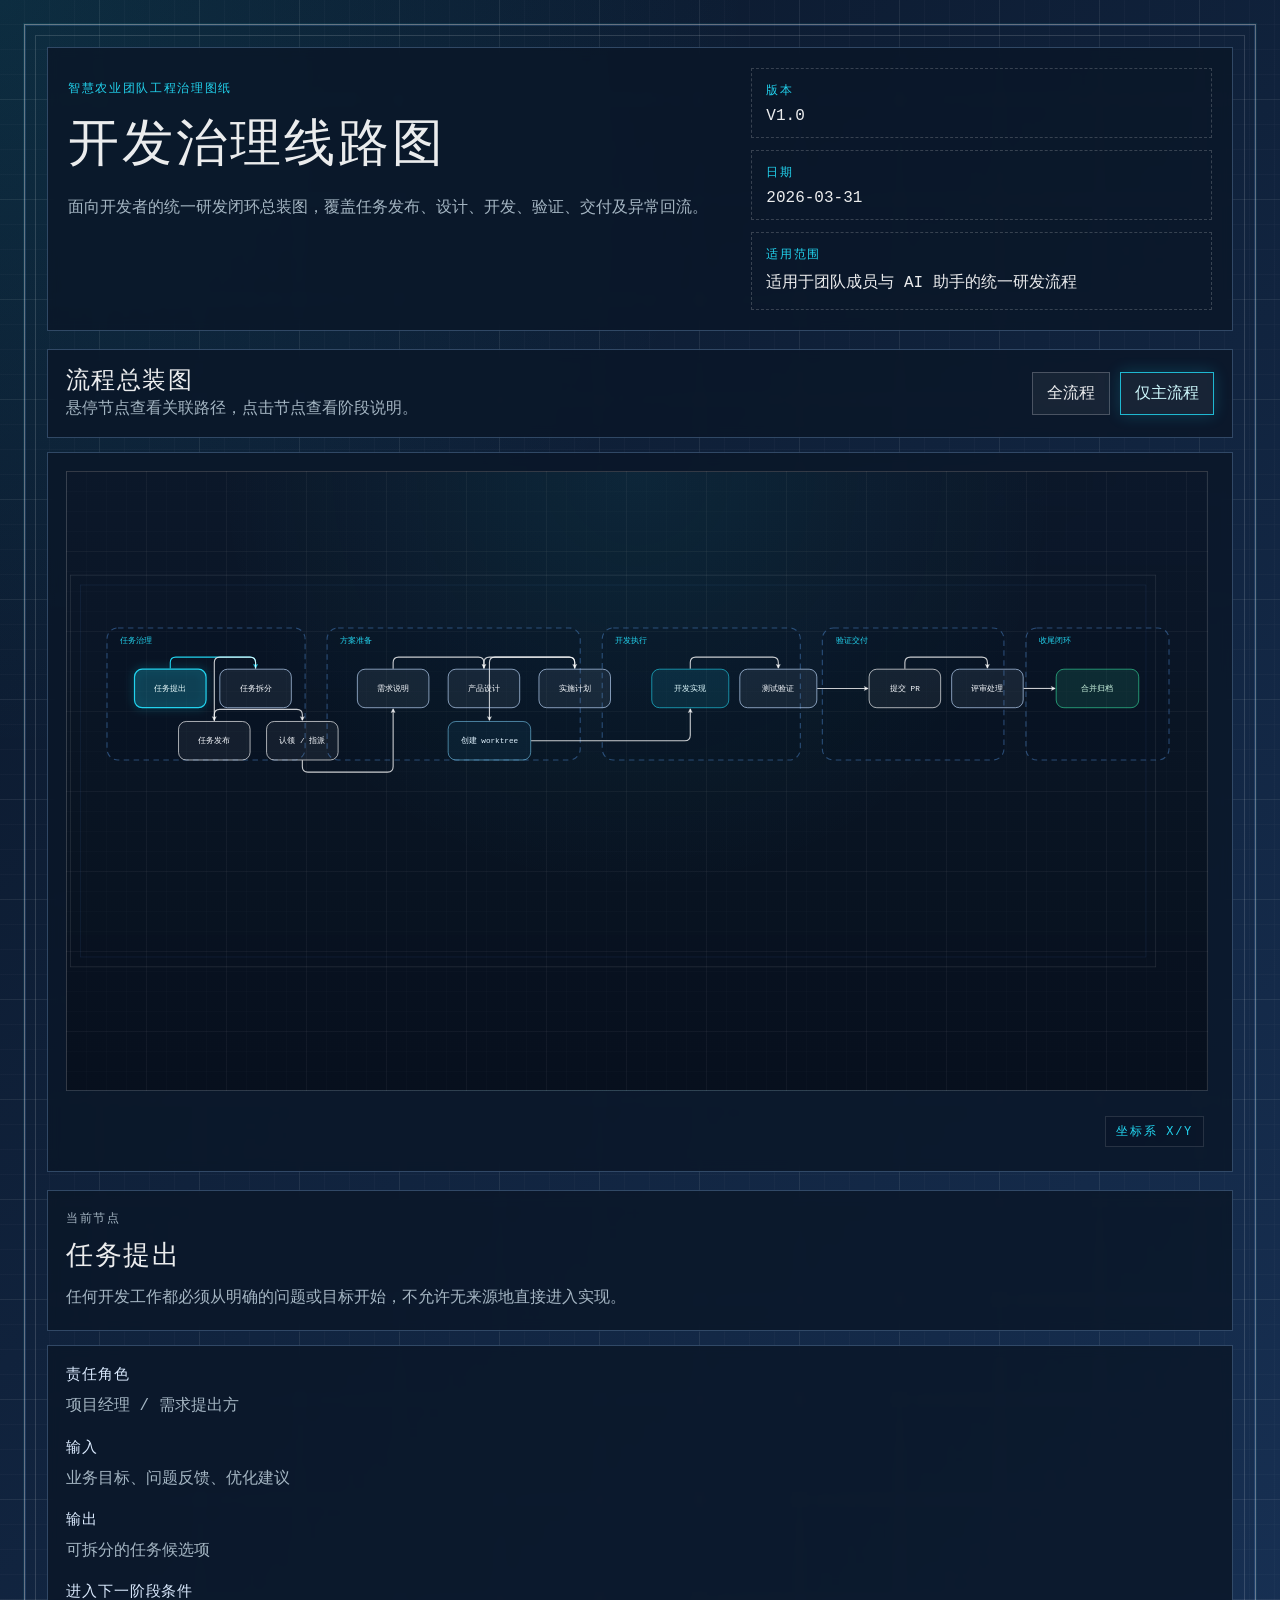
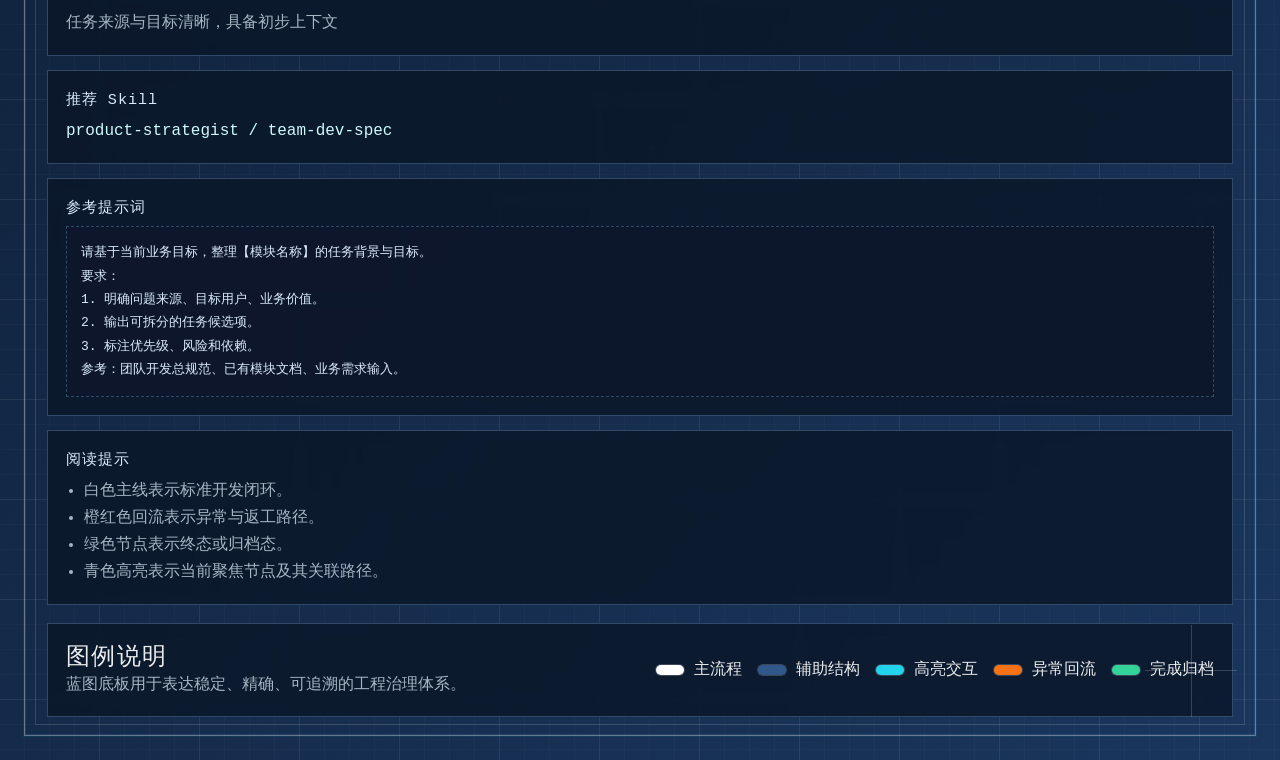
<file: docs/visuals/development-lifecycle/index.html>
<!DOCTYPE html>
<html lang="zh-CN">
  <head>
    <meta charset="UTF-8" />
    <meta name="viewport" content="width=device-width, initial-scale=1.0" />
    <title>智慧农业开发治理线路图</title>
    <link rel="stylesheet" href="./styles.css" />
    <script src="./vendor/x6.min.js"></script>
  </head>
  <body>
    <div class="page-shell">
      <header class="drawing-header">
        <div class="header-main">
          <p class="eyebrow">智慧农业团队工程治理图纸</p>
          <h1>开发治理线路图</h1>
          <p class="subtitle">
            面向开发者的统一研发闭环总装图，覆盖任务发布、设计、开发、验证、交付及异常回流。
          </p>
        </div>
        <div class="header-meta">
          <div class="meta-block">
            <span class="meta-label">版本</span>
            <span id="meta-version" class="meta-value"></span>
          </div>
          <div class="meta-block">
            <span class="meta-label">日期</span>
            <span id="meta-date" class="meta-value"></span>
          </div>
          <div class="meta-block">
            <span class="meta-label">适用范围</span>
            <span id="meta-scope" class="meta-value meta-value-wide"></span>
          </div>
        </div>
      </header>

      <main class="content-grid">
        <section class="canvas-panel">
          <div class="canvas-toolbar">
            <div class="toolbar-copy">
              <h2>流程总装图</h2>
              <p>悬停节点查看关联路径，点击节点查看阶段说明。</p>
            </div>
            <div class="toolbar-actions">
              <button type="button" class="view-button" data-view="all">全流程</button>
              <button type="button" class="view-button is-active" data-view="main">仅主流程</button>
            </div>
          </div>
          <div class="canvas-frame">
            <div id="blueprint-graph" class="blueprint-graph" aria-label="开发治理流程图"></div>
            <div class="coordinate-tag">坐标系 X/Y</div>
          </div>
        </section>

        <aside class="details-panel">
          <div class="panel-card">
            <p class="panel-kicker">当前节点</p>
            <h2 id="detail-title">-</h2>
            <p id="detail-description" class="detail-description"></p>
          </div>
          <div class="panel-card detail-grid">
            <div>
              <h3>责任角色</h3>
              <p id="detail-role"></p>
            </div>
            <div>
              <h3>输入</h3>
              <p id="detail-input"></p>
            </div>
            <div>
              <h3>输出</h3>
              <p id="detail-output"></p>
            </div>
            <div>
              <h3>进入下一阶段条件</h3>
              <p id="detail-gate"></p>
            </div>
          </div>
          <div class="panel-card">
            <h3>推荐 Skill</h3>
            <p id="detail-skill" class="detail-skill"></p>
          </div>
          <div class="panel-card">
            <h3>参考提示词</h3>
            <pre id="detail-prompt" class="prompt-block"></pre>
          </div>
          <div class="panel-card">
            <h3>阅读提示</h3>
            <ul class="hint-list">
              <li>白色主线表示标准开发闭环。</li>
              <li>橙红色回流表示异常与返工路径。</li>
              <li>绿色节点表示终态或归档态。</li>
              <li>青色高亮表示当前聚焦节点及其关联路径。</li>
            </ul>
          </div>
        </aside>
      </main>

      <footer class="legend-panel">
        <div class="legend-intro">
          <h2>图例说明</h2>
          <p>蓝图底板用于表达稳定、精确、可追溯的工程治理体系。</p>
        </div>
        <div id="legend-list" class="legend-list"></div>
      </footer>
    </div>

    <script src="./data.js"></script>
    <script src="./viewport.js"></script>
    <script src="./x6.js"></script>
  </body>
</html>
</file>
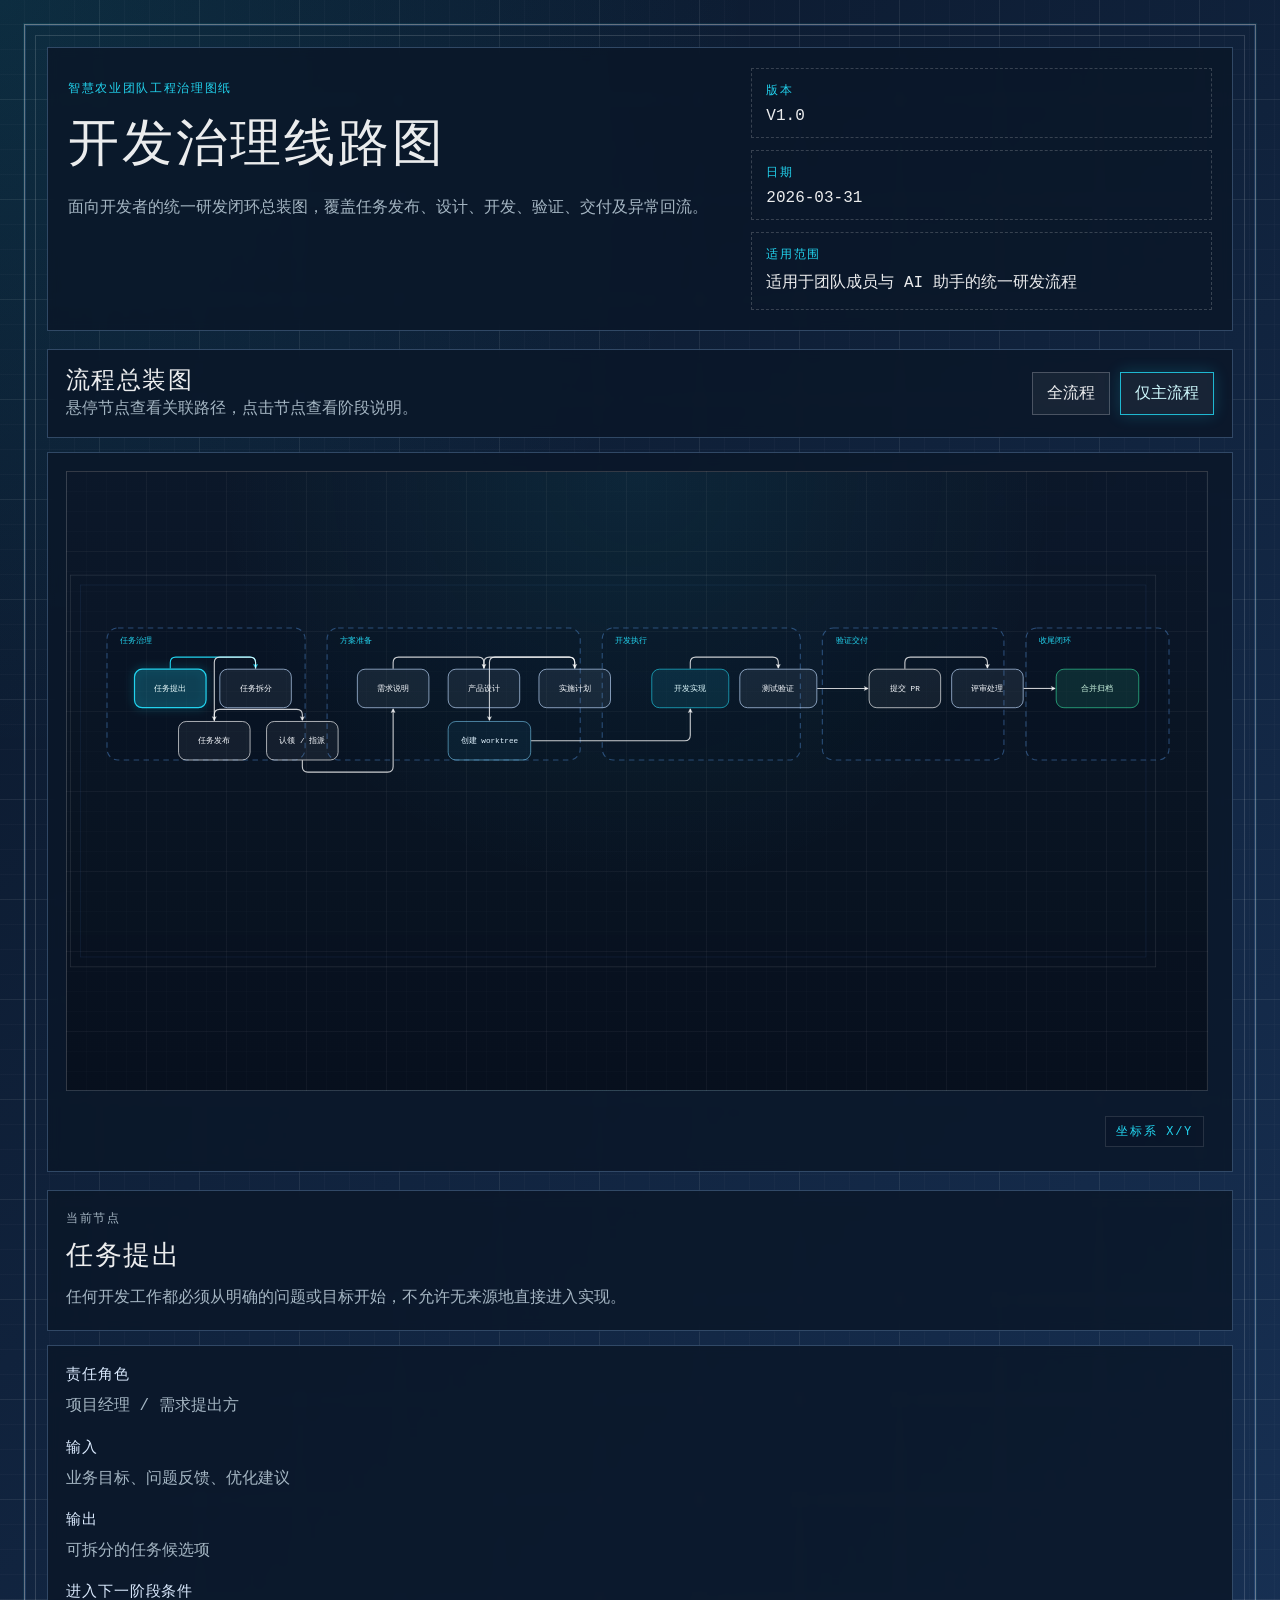
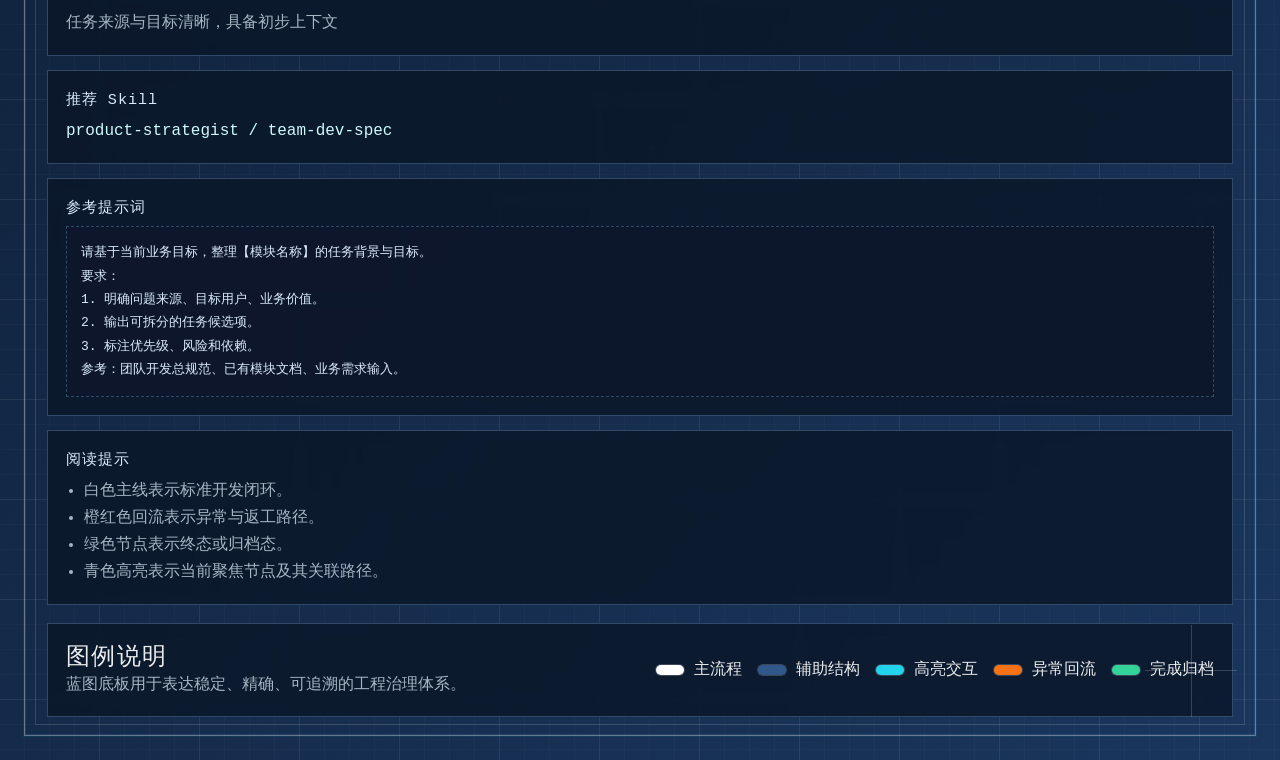
<file: docs/development-lifecycle.html>
<!DOCTYPE html>
<html lang="zh-CN">
  <head>
    <meta charset="UTF-8" />
    <meta name="viewport" content="width=device-width, initial-scale=1.0" />
    <title>智慧农业开发治理线路图</title>
    <link rel="stylesheet" href="./development-lifecycle.css" />
    <script src="./vendor/x6.min.js"></script>
  </head>
  <body>
    <div class="page-shell">
      <header class="drawing-header">
        <div class="header-main">
          <p class="eyebrow">智慧农业团队工程治理图纸</p>
          <h1>开发治理线路图</h1>
          <p class="subtitle">
            面向开发者的统一研发闭环总装图，覆盖任务发布、设计、开发、验证、交付及异常回流。
          </p>
        </div>
        <div class="header-meta">
          <div class="meta-block">
            <span class="meta-label">版本</span>
            <span id="meta-version" class="meta-value"></span>
          </div>
          <div class="meta-block">
            <span class="meta-label">日期</span>
            <span id="meta-date" class="meta-value"></span>
          </div>
          <div class="meta-block">
            <span class="meta-label">适用范围</span>
            <span id="meta-scope" class="meta-value meta-value-wide"></span>
          </div>
        </div>
      </header>

      <main class="content-grid">
        <section class="canvas-panel">
          <div class="canvas-toolbar">
            <div class="toolbar-copy">
              <h2>流程总装图</h2>
              <p>悬停节点查看关联路径，点击节点查看阶段说明。</p>
            </div>
            <div class="toolbar-actions">
              <button type="button" class="view-button" data-view="all">全流程</button>
              <button type="button" class="view-button is-active" data-view="main">仅主流程</button>
            </div>
          </div>
          <div class="canvas-frame">
            <div id="blueprint-graph" class="blueprint-graph" aria-label="开发治理流程图"></div>
            <div class="coordinate-tag">坐标系 X/Y</div>
          </div>
        </section>

        <aside class="details-panel">
          <div class="panel-card">
            <p class="panel-kicker">当前节点</p>
            <h2 id="detail-title">-</h2>
            <p id="detail-description" class="detail-description"></p>
          </div>
          <div class="panel-card detail-grid">
            <div>
              <h3>责任角色</h3>
              <p id="detail-role"></p>
            </div>
            <div>
              <h3>输入</h3>
              <p id="detail-input"></p>
            </div>
            <div>
              <h3>输出</h3>
              <p id="detail-output"></p>
            </div>
            <div>
              <h3>进入下一阶段条件</h3>
              <p id="detail-gate"></p>
            </div>
          </div>
          <div class="panel-card">
            <h3>推荐 Skill</h3>
            <p id="detail-skill" class="detail-skill"></p>
          </div>
          <div class="panel-card">
            <h3>参考提示词</h3>
            <pre id="detail-prompt" class="prompt-block"></pre>
          </div>
          <div class="panel-card">
            <h3>阅读提示</h3>
            <ul class="hint-list">
              <li>白色主线表示标准开发闭环。</li>
              <li>橙红色回流表示异常与返工路径。</li>
              <li>绿色节点表示终态或归档态。</li>
              <li>青色高亮表示当前聚焦节点及其关联路径。</li>
            </ul>
          </div>
        </aside>
      </main>

      <footer class="legend-panel">
        <div class="legend-intro">
          <h2>图例说明</h2>
          <p>蓝图底板用于表达稳定、精确、可追溯的工程治理体系。</p>
        </div>
        <div id="legend-list" class="legend-list"></div>
      </footer>
    </div>

    <script src="./development-lifecycle-data.js"></script>
    <script src="./development-lifecycle-viewport.js"></script>
    <script src="./development-lifecycle-x6.js"></script>
  </body>
</html>
</file>
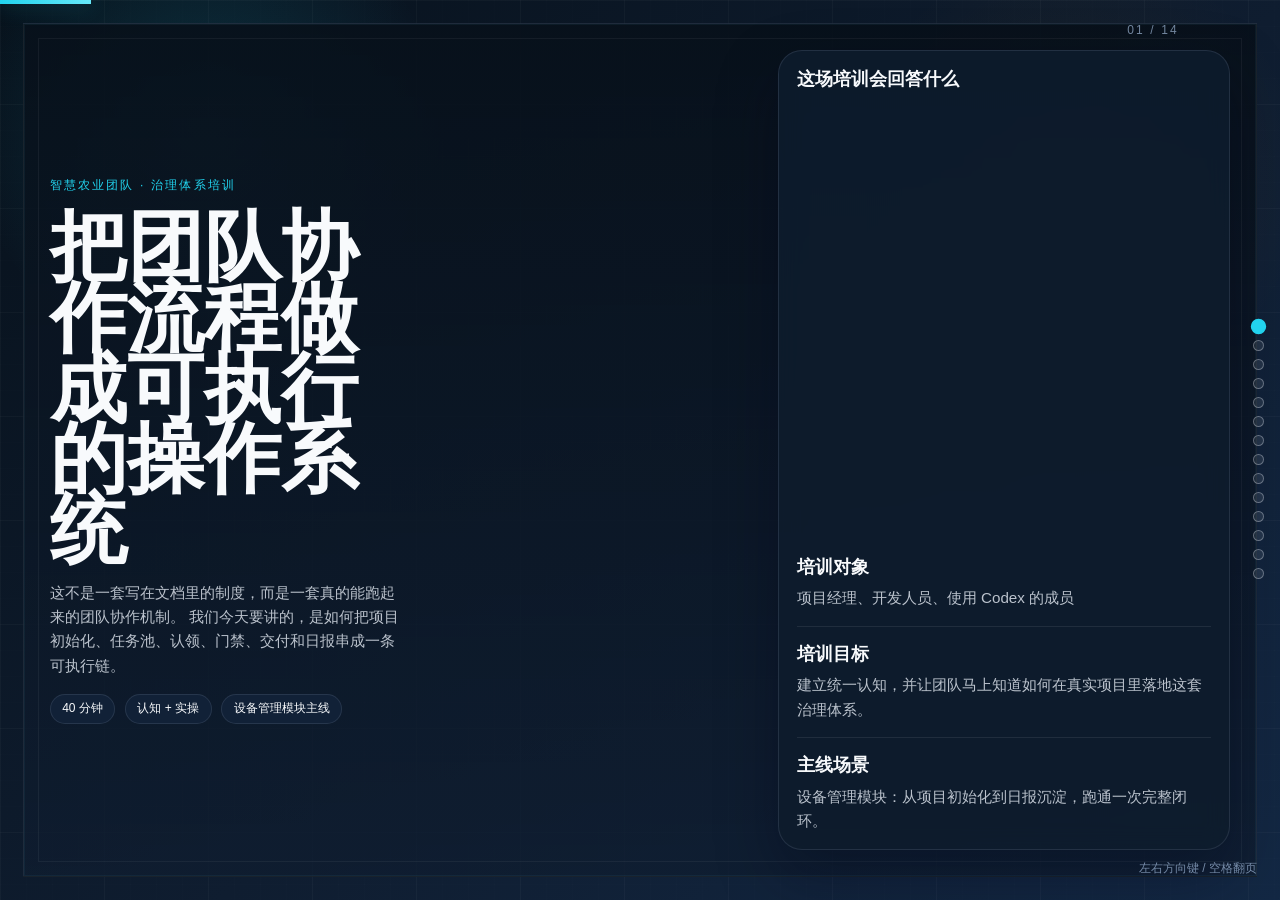
<file: docs/training/governance-training.html>
<!DOCTYPE html>
<html lang="zh-CN">
  <head>
    <meta charset="UTF-8" />
    <meta name="viewport" content="width=device-width, initial-scale=1.0" />
    <title>智慧农业团队开发治理体系培训</title>
    <link
      rel="stylesheet"
      href="https://api.fontshare.com/v2/css?f[]=satoshi@400,500,700&f[]=cabinet-grotesk@500,700,800&display=swap"
    />
    <style>
      :root {
        --bg-0: #07111b;
        --bg-1: #0f1d30;
        --bg-2: #132844;
        --panel: rgba(14, 28, 45, 0.9);
        --panel-soft: rgba(18, 36, 58, 0.76);
        --text-0: #f8fafc;
        --text-1: rgba(226, 232, 240, 0.82);
        --text-2: rgba(191, 219, 254, 0.58);
        --accent: #22d3ee;
        --accent-soft: rgba(34, 211, 238, 0.14);
        --accent-warm: #f59e0b;
        --accent-danger: #f97316;
        --accent-success: #34d399;
        --line: rgba(148, 163, 184, 0.16);
        --line-strong: rgba(103, 232, 249, 0.36);
        --shadow: 0 24px 60px rgba(2, 6, 23, 0.34);
        --radius: 24px;
        --font-display: "Cabinet Grotesk", sans-serif;
        --font-body: "Satoshi", sans-serif;
        --title-size: clamp(2.7rem, 6vw, 5.8rem);
        --h2-size: clamp(1.8rem, 3vw, 3.05rem);
        --h3-size: clamp(1.05rem, 1.4vw, 1.34rem);
        --body-size: clamp(0.95rem, 1.12vw, 1.08rem);
        --small-size: clamp(0.75rem, 0.9vw, 0.9rem);
        --page-padding: clamp(0.9rem, 1.8vw, 1.6rem);
        --gap: clamp(0.9rem, 1.6vw, 1.4rem);
        --ease: cubic-bezier(0.16, 1, 0.3, 1);
      }

      * {
        box-sizing: border-box;
        margin: 0;
        padding: 0;
      }

      html,
      body {
        width: 100%;
        height: 100%;
        overflow: hidden;
      }

      body {
        font-family: var(--font-body);
        color: var(--text-0);
        background:
          radial-gradient(circle at 16% 14%, rgba(34, 211, 238, 0.16), transparent 18%),
          radial-gradient(circle at 84% 20%, rgba(245, 158, 11, 0.07), transparent 18%),
          linear-gradient(140deg, var(--bg-0), var(--bg-1) 55%, var(--bg-2));
      }

      body::before {
        content: "";
        position: fixed;
        inset: 0;
        background-image:
          linear-gradient(rgba(255, 255, 255, 0.025) 1px, transparent 1px),
          linear-gradient(90deg, rgba(255, 255, 255, 0.025) 1px, transparent 1px),
          linear-gradient(rgba(255, 255, 255, 0.055) 1px, transparent 1px),
          linear-gradient(90deg, rgba(255, 255, 255, 0.055) 1px, transparent 1px);
        background-size: 26px 26px, 26px 26px, 104px 104px, 104px 104px;
        opacity: 0.42;
        pointer-events: none;
      }

      .deck {
        position: relative;
        width: 100vw;
        height: 100vh;
        height: 100dvh;
        overflow: hidden;
      }

      .progress-bar {
        position: absolute;
        inset: 0 auto auto 0;
        height: 4px;
        width: 0;
        background: linear-gradient(90deg, var(--accent), #67e8f9);
        box-shadow: 0 0 22px rgba(34, 211, 238, 0.42);
        z-index: 50;
      }

      .slide-counter {
        position: absolute;
        top: var(--page-padding);
        right: calc(var(--page-padding) + 78px);
        z-index: 50;
        font-size: var(--small-size);
        letter-spacing: 0.18em;
        text-transform: uppercase;
        color: var(--text-2);
      }

      .nav-dots {
        position: absolute;
        top: 50%;
        right: clamp(0.7rem, 1.4vw, 1rem);
        transform: translateY(-50%);
        display: flex;
        flex-direction: column;
        gap: 0.5rem;
        z-index: 50;
      }

      .nav-dot {
        width: 11px;
        height: 11px;
        border-radius: 999px;
        border: 1px solid rgba(226, 232, 240, 0.35);
        background: rgba(255, 255, 255, 0.08);
        cursor: pointer;
        transition: transform 0.22s ease, background 0.22s ease, border-color 0.22s ease;
      }

      .nav-dot.active {
        transform: scale(1.4);
        background: var(--accent);
        border-color: var(--accent);
      }

      .hint {
        position: absolute;
        right: var(--page-padding);
        bottom: var(--page-padding);
        z-index: 50;
        font-size: var(--small-size);
        color: var(--text-2);
      }

      .slides {
        position: relative;
        width: 100%;
        height: 100%;
      }

      .slide {
        position: absolute;
        inset: 0;
        padding: var(--page-padding);
        opacity: 0;
        pointer-events: none;
        visibility: hidden;
        z-index: 0;
        transform: translateY(3%);
        transition: opacity 0.42s var(--ease), transform 0.58s var(--ease);
      }

      .slide.active {
        opacity: 1 !important;
        pointer-events: auto;
        visibility: visible;
        z-index: 2;
        transform: translateY(0);
      }

      .frame {
        position: relative;
        width: 100%;
        height: 100%;
        padding: clamp(1rem, 2vw, 1.8rem);
        border: 1px solid rgba(255, 255, 255, 0.07);
        box-shadow: inset 0 0 0 1px rgba(103, 232, 249, 0.05);
        background: linear-gradient(180deg, rgba(8, 17, 27, 0.94), rgba(15, 29, 48, 0.78));
        display: flex;
        flex-direction: column;
        gap: var(--gap);
      }

      .frame::before {
        content: "";
        position: absolute;
        inset: 14px;
        border: 1px solid rgba(255, 255, 255, 0.05);
        pointer-events: none;
      }

      .eyebrow {
        font-size: var(--small-size);
        letter-spacing: 0.18em;
        text-transform: uppercase;
        color: var(--accent);
      }

      h1,
      h2,
      h3 {
        font-family: var(--font-display);
        line-height: 0.92;
      }

      h1 {
        font-size: var(--title-size);
        max-width: 9ch;
      }

      h2 {
        font-size: var(--h2-size);
        max-width: 14ch;
      }

      h3 {
        font-size: var(--h3-size);
      }

      p,
      li {
        font-size: var(--body-size);
        line-height: 1.6;
        color: var(--text-1);
      }

      ul {
        list-style: none;
        display: grid;
        gap: 0.46rem;
      }

      li::before {
        content: "—";
        color: var(--accent);
        margin-right: 0.5rem;
      }

      .panel,
      .card,
      .metric,
      .step-card,
      .mistake-card,
      .hero-meta-card {
        background: var(--panel);
        border: 1px solid var(--line);
        border-radius: var(--radius);
        box-shadow: var(--shadow);
        backdrop-filter: blur(12px);
      }

      .panel,
      .card,
      .step-card,
      .mistake-card,
      .hero-meta-card {
        padding: 1rem 1.12rem;
      }

      .panel strong,
      .card strong,
      .step-card strong,
      .mistake-card strong,
      .hero-meta-card strong {
        display: block;
        margin-bottom: 0.46rem;
        font-family: var(--font-display);
        font-size: var(--h3-size);
        color: var(--text-0);
      }

      .hero {
        display: grid;
        grid-template-columns: 1.22fr 0.78fr;
        gap: var(--gap);
        flex: 1;
      }

      .hero-left {
        display: flex;
        flex-direction: column;
        justify-content: center;
        gap: 1rem;
      }

      .hero-left p {
        max-width: 42ch;
      }

      .hero-right {
        display: flex;
        flex-direction: column;
      }

      .hero-meta-card {
        min-height: 100%;
      }

      .hero-brief {
        display: flex;
        flex-direction: column;
        justify-content: space-between;
        gap: 1.1rem;
      }

      .hero-brief-list {
        display: grid;
        gap: 0.95rem;
      }

      .hero-brief-item {
        padding-top: 0.95rem;
        border-top: 1px solid rgba(255, 255, 255, 0.08);
      }

      .hero-brief-item:first-child {
        padding-top: 0;
        border-top: none;
      }

      .hero-line {
        display: flex;
        flex-wrap: wrap;
        gap: 0.6rem;
        align-items: center;
      }

      .hero-token,
      .tag,
      .callout-chip {
        display: inline-flex;
        align-items: center;
        gap: 0.3rem;
        padding: 0.34rem 0.72rem;
        border-radius: 999px;
        font-size: var(--small-size);
      }

      .hero-token {
        background: rgba(18, 35, 57, 0.96);
        border: 1px solid var(--line);
      }

      .tag {
        border: 1px solid rgba(34, 211, 238, 0.32);
        background: rgba(34, 211, 238, 0.1);
        color: #cffafe;
      }

      .callout-chip.warn {
        border: 1px solid rgba(249, 115, 22, 0.34);
        background: rgba(249, 115, 22, 0.12);
        color: #ffedd5;
      }

      .metric-band,
      .three-col,
      .mistake-grid,
      .step-detail-grid {
        display: grid;
        gap: 0.9rem;
      }

      .metric-band {
        grid-template-columns: repeat(4, minmax(0, 1fr));
      }

      .metric {
        padding: 0.95rem 1rem;
        border-top: 1px solid rgba(34, 211, 238, 0.25);
        background: linear-gradient(180deg, rgba(34, 211, 238, 0.12), rgba(16, 29, 47, 0.9));
      }

      .metric-value {
        font-family: var(--font-display);
        font-size: clamp(1.6rem, 2.5vw, 2.5rem);
      }

      .three-col {
        grid-template-columns: repeat(3, minmax(0, 1fr));
        flex: 1;
      }

      .split {
        display: grid;
        grid-template-columns: minmax(0, 1.05fr) minmax(320px, 0.95fr);
        gap: var(--gap);
        flex: 1;
      }

      .flow-line {
        display: flex;
        flex-wrap: wrap;
        gap: 0.55rem;
        align-items: center;
      }

      .flow-token {
        padding: 0.68rem 0.9rem;
        border-radius: 18px;
        border: 1px solid var(--line);
        background: rgba(18, 35, 57, 0.96);
        font-size: var(--small-size);
      }

      .flow-arrow {
        color: var(--accent);
      }

      .step-layout {
        display: grid;
        grid-template-columns: minmax(280px, 0.78fr) minmax(0, 1.22fr);
        gap: 1rem;
        flex: 1;
      }

      .step-hero {
        display: flex;
        flex-direction: column;
        justify-content: space-between;
        gap: 1rem;
        padding: 1.2rem;
        border-radius: var(--radius);
        border: 1px solid rgba(34, 211, 238, 0.22);
        background:
          radial-gradient(circle at top left, rgba(34, 211, 238, 0.14), transparent 42%),
          linear-gradient(180deg, rgba(22, 38, 60, 0.96), rgba(9, 18, 30, 0.96));
        box-shadow: var(--shadow);
      }

      .step-label {
        font-size: var(--small-size);
        letter-spacing: 0.18em;
        text-transform: uppercase;
        color: var(--accent);
      }

      .step-number {
        font-family: var(--font-display);
        font-size: clamp(3.4rem, 7vw, 6rem);
        line-height: 0.84;
        color: rgba(34, 211, 238, 0.22);
      }

      .step-hero h2 {
        max-width: 7.5ch;
      }

      .step-hero p {
        max-width: 28ch;
      }

      .step-detail-grid {
        grid-template-columns: repeat(3, minmax(0, 1fr));
        grid-template-areas:
          "wide wide wide"
          "left middle right";
      }

      .step-card {
        min-height: 182px;
        display: flex;
        flex-direction: column;
        gap: 0.72rem;
      }

      .step-card.wide {
        grid-area: wide;
        min-height: 130px;
      }

      .step-card.left {
        grid-area: left;
      }

      .step-card.middle {
        grid-area: middle;
      }

      .step-card.right {
        grid-area: right;
      }

      .code-block {
        font-family: "IBM Plex Mono", monospace;
        font-size: var(--small-size);
        color: #bae6fd;
        background: rgba(15, 23, 42, 0.72);
        border: 1px solid rgba(125, 211, 252, 0.18);
        border-radius: 16px;
        padding: 0.85rem 0.95rem;
      }

      .mistake-grid {
        grid-template-columns: repeat(2, minmax(0, 1fr));
        flex: 1;
      }

      .mistake-card {
        border-color: rgba(249, 115, 22, 0.28);
        background: linear-gradient(180deg, rgba(249, 115, 22, 0.12), rgba(16, 30, 48, 0.92));
      }

      .closing {
        display: grid;
        grid-template-columns: minmax(0, 1.06fr) minmax(320px, 0.94fr);
        gap: 1rem;
        flex: 1;
      }

      .action-list {
        display: grid;
        gap: 0.78rem;
      }

      .action-item {
        display: grid;
        grid-template-columns: 72px 1fr;
        gap: 0.9rem;
        padding: 0.84rem 0;
        border-top: 1px solid rgba(255, 255, 255, 0.07);
      }

      .action-item:first-child {
        border-top: none;
      }

      .action-index {
        color: var(--accent);
        font-family: var(--font-display);
      }

      .reveal {
        opacity: 0;
        transform: translateY(20px);
        transition: opacity 0.58s var(--ease), transform 0.58s var(--ease);
      }

      .slide.active .reveal {
        opacity: 1;
        transform: translateY(0);
      }

      .slide.active .reveal:nth-child(1) {
        transition-delay: 0.08s;
      }
      .slide.active .reveal:nth-child(2) {
        transition-delay: 0.16s;
      }
      .slide.active .reveal:nth-child(3) {
        transition-delay: 0.24s;
      }
      .slide.active .reveal:nth-child(4) {
        transition-delay: 0.32s;
      }
      .slide.active .reveal:nth-child(5) {
        transition-delay: 0.4s;
      }

      @media (max-width: 1024px) {
        :root {
          --title-size: clamp(2rem, 8vw, 4rem);
          --h2-size: clamp(1.4rem, 5vw, 2.2rem);
          --body-size: clamp(0.88rem, 2vw, 1rem);
        }

        .hero,
        .metric-band,
        .three-col,
        .split,
        .step-layout,
        .step-detail-grid,
        .mistake-grid,
        .closing {
          grid-template-columns: 1fr;
        }
      }

      @media (prefers-reduced-motion: reduce) {
        * {
          animation-duration: 0.01ms !important;
          transition-duration: 0.01ms !important;
        }
      }
    </style>
  </head>
  <body>
    <div class="deck">
      <div class="progress-bar" id="progressBar"></div>
      <div class="slide-counter" id="slideCounter">01 / 14</div>
      <nav class="nav-dots" id="navDots" aria-label="幻灯片导航"></nav>
      <div class="hint">左右方向键 / 空格翻页</div>

      <main class="slides">
        <section class="slide active" data-title="封面">
          <div class="frame">
            <div class="hero">
              <div class="hero-left">
                <p class="eyebrow reveal">智慧农业团队 · 治理体系培训</p>
                <h1 class="reveal">把团队协作流程做成可执行的操作系统</h1>
                <p class="reveal">
                  这不是一套写在文档里的制度，而是一套真的能跑起来的团队协作机制。
                  我们今天要讲的，是如何把项目初始化、任务池、认领、门禁、交付和日报串成一条可执行链。
                </p>
                <div class="hero-line reveal">
                  <span class="hero-token">40 分钟</span>
                  <span class="hero-token">认知 + 实操</span>
                  <span class="hero-token">设备管理模块主线</span>
                </div>
              </div>
              <div class="hero-right">
                <div class="hero-meta-card hero-brief reveal">
                  <strong>这场培训会回答什么</strong>
                  <div class="hero-brief-list">
                    <div class="hero-brief-item">
                      <strong>培训对象</strong>
                      <p>项目经理、开发人员、使用 Codex 的成员</p>
                    </div>
                    <div class="hero-brief-item">
                      <strong>培训目标</strong>
                      <p>建立统一认知，并让团队马上知道如何在真实项目里落地这套治理体系。</p>
                    </div>
                    <div class="hero-brief-item">
                      <strong>主线场景</strong>
                      <p>设备管理模块：从项目初始化到日报沉淀，跑通一次完整闭环。</p>
                    </div>
                  </div>
                </div>
              </div>
            </div>
          </div>
        </section>

        <section class="slide" data-title="为什么做治理">
          <div class="frame">
            <p class="eyebrow reveal">问题背景</p>
            <h2 class="reveal">团队项目真正失控的地方，不在技术，而在协作链路断裂</h2>
            <div class="metric-band">
              <div class="metric reveal">
                <div class="metric-value">任务</div>
                <p>来源混乱，口头沟通代替任务池</p>
              </div>
              <div class="metric reveal">
                <div class="metric-value">文档</div>
                <p>需求、设计、计划彼此断链</p>
              </div>
              <div class="metric reveal">
                <div class="metric-value">交付</div>
                <p>commit 和 PR 缺失测试证明与风险说明</p>
              </div>
              <div class="metric reveal">
                <div class="metric-value">状态</div>
                <p>任务池、成员视图、模块状态彼此失真</p>
              </div>
            </div>
            <div class="panel reveal">
              <strong>今天要解决的问题</strong>
              <p>
                我们要把“项目怎么开始、任务怎么进入、开发怎么推进、交付怎么检查、状态怎么同步、日报怎么沉淀”
                全部变成一套可重复执行、可追溯、可回滚的团队操作系统。
              </p>
            </div>
          </div>
        </section>

        <section class="slide" data-title="治理能力地图">
          <div class="frame">
            <p class="eyebrow reveal">治理地图</p>
            <h2 class="reveal">当前主分支已经具备的治理能力，不是想法，而是可执行底座</h2>
            <div class="three-col">
              <div class="card reveal">
                <strong>项目入口</strong>
                <ul>
                  <li>`project-bootstrap`</li>
                  <li>`member-init`</li>
                </ul>
              </div>
              <div class="card reveal">
                <strong>任务流转</strong>
                <ul>
                  <li>`task-pool-manager`</li>
                  <li>`task-claim`</li>
                  <li>`task-status-sync`</li>
                </ul>
              </div>
              <div class="card reveal">
                <strong>开发与交付门禁</strong>
                <ul>
                  <li>`team-dev-spec`</li>
                  <li>`commit-pr-spec`</li>
                  <li>`daily-report`</li>
                </ul>
              </div>
            </div>
            <div class="panel reveal">
              <strong>关键认知</strong>
              <p>这套仓库的本质，不是把文档堆起来，而是把项目协作中最容易失控的动作做成有门禁、有记录、有出口的工作流。</p>
            </div>
          </div>
        </section>

        <section class="slide" data-title="完整闭环">
          <div class="frame">
            <p class="eyebrow reveal">整体闭环</p>
            <h2 class="reveal">真正要记住的，不是文件名，而是这条完整协作链</h2>
            <div class="panel reveal">
              <div class="flow-line">
                <span class="flow-token">项目初始化</span>
                <span class="flow-arrow">→</span>
                <span class="flow-token">成员加入</span>
                <span class="flow-arrow">→</span>
                <span class="flow-token">任务进入</span>
                <span class="flow-arrow">→</span>
                <span class="flow-token">任务认领</span>
                <span class="flow-arrow">→</span>
                <span class="flow-token">开发前门禁</span>
                <span class="flow-arrow">→</span>
                <span class="flow-token">开发实现</span>
                <span class="flow-arrow">→</span>
                <span class="flow-token">提交交付</span>
                <span class="flow-arrow">→</span>
                <span class="flow-token">状态同步</span>
                <span class="flow-arrow">→</span>
                <span class="flow-token">每日日报</span>
              </div>
            </div>
            <div class="three-col">
              <div class="card reveal">
                <strong>主记录</strong>
                <p>任务池永远是主记录。</p>
              </div>
              <div class="card reveal">
                <strong>派生视图</strong>
                <p>成员 `tasks.md`、`status.md`、模块文档目录只是派生视图。</p>
              </div>
              <div class="card reveal">
                <strong>门禁原则</strong>
                <p>没有前置文档和验证证据，不进入下一阶段。</p>
              </div>
            </div>
          </div>
        </section>

        <section class="slide" data-title="角色分工">
          <div class="frame">
            <p class="eyebrow reveal">角色分工</p>
            <h2 class="reveal">治理体系跑得顺，靠的是每个角色知道自己的责任边界</h2>
            <div class="three-col">
              <div class="panel reveal">
                <strong>项目经理</strong>
                <ul>
                  <li>拆分任务</li>
                  <li>发布任务</li>
                  <li>指派任务</li>
                  <li>维护任务池生命周期</li>
                </ul>
              </div>
              <div class="panel reveal">
                <strong>开发人员</strong>
                <ul>
                  <li>初始化成员资料</li>
                  <li>认领任务</li>
                  <li>生成需求、设计、计划、测试文档</li>
                  <li>按规范提交代码与日报</li>
                </ul>
              </div>
              <div class="panel reveal">
                <strong>AI 助手 / Codex</strong>
                <ul>
                  <li>执行 Skill 工作流</li>
                  <li>生成和修正文档</li>
                  <li>做门禁检查</li>
                  <li>做状态同步与归档</li>
                </ul>
              </div>
            </div>
          </div>
        </section>

        <section class="slide" data-title="演示场景">
          <div class="frame">
            <p class="eyebrow reveal">统一案例</p>
            <h2 class="reveal">我们用一个真实感足够强的场景，把所有 Skill 串成一条操作线</h2>
            <div class="split">
              <div class="panel reveal">
                <strong>案例</strong>
                <p>智慧农业平台 / 设备管理模块</p>
                <strong>培训目标</strong>
                <p>让团队知道：在真实项目里，这套治理体系该怎么用，而不是只停留在制度说明上。</p>
              </div>
              <div class="panel reveal">
                <strong>今天的完整主线</strong>
                <ul>
                  <li>新项目启动</li>
                  <li>成员加入</li>
                  <li>任务进入与认领</li>
                  <li>开发前门禁</li>
                  <li>提交前门禁</li>
                  <li>状态同步与日报沉淀</li>
                </ul>
              </div>
            </div>
          </div>
        </section>

        <section class="slide" data-title="项目初始化">
          <div class="frame">
            <div class="step-layout">
              <div class="step-hero reveal">
                <div>
                  <div class="step-label">步骤一 · 战术卡</div>
                  <div class="step-number">01</div>
                </div>
                <div>
                  <h2>项目初始化</h2>
                  <p>第一步不是写代码，而是先把项目仓库变成一个能跑治理流程的操作环境。</p>
                </div>
              </div>
              <div class="step-detail-grid">
                <article class="step-card wide reveal">
                  <strong>为什么必须有这一步</strong>
                  <p>如果新仓库没有任务池、项目级规则入口和 PR 模板，后续所有协作都会重新退回口头沟通和临时约定。项目初始化的本质，是先把“治理骨架”铺进去，再开始承接真实业务。</p>
                </article>
                <article class="step-card left reveal">
                  <strong>谁负责 / 怎么做</strong>
                  <p>项目经理或项目负责人执行。</p>
                  <div class="code-block">使用 $project-bootstrap 为一个新项目仓库初始化治理目录和规则入口。</div>
                </article>
                <article class="step-card middle reveal">
                  <strong>会产出什么</strong>
                  <ul>
                    <li>`docs/project-overview.md`</li>
                    <li>`docs/task-pool/` 生命周期目录</li>
                    <li>项目级 `AGENTS.md`</li>
                    <li>PR 模板</li>
                  </ul>
                </article>
                <article class="step-card right reveal">
                  <strong>常见错误</strong>
                  <ul>
                    <li>直接在空仓库开始开发</li>
                    <li>项目没有任务池</li>
                    <li>项目规则只存在口头说明里</li>
                  </ul>
                </article>
              </div>
            </div>
          </div>
        </section>

        <section class="slide" data-title="成员初始化">
          <div class="frame">
            <div class="step-layout">
              <div class="step-hero reveal">
                <div>
                  <div class="step-label">步骤二 · 战术卡</div>
                  <div class="step-number">02</div>
                </div>
                <div>
                  <h2>成员加入</h2>
                  <p>先建立个人工作容器，再承接真实任务，后续状态和日报才有统一落点。</p>
                </div>
              </div>
              <div class="step-detail-grid">
                <article class="step-card reveal">
                  <strong>为什么必须有这一步</strong>
                  <p>没有 `profile.md`、`status.md`、`tasks.md` 和日报目录，状态同步和沉淀都无从谈起。</p>
                </article>
                <article class="step-card reveal">
                  <strong>谁负责 / 怎么做</strong>
                  <p>开发人员自己执行，AI 助手可协助生成。</p>
                  <div class="code-block">使用 $member-init 初始化当前成员的资料、任务状态文件和日报目录。</div>
                </article>
                <article class="step-card reveal">
                  <strong>会产出什么</strong>
                  <ul>
                    <li>`profile.md`</li>
                    <li>`status.md`</li>
                    <li>`tasks.md`</li>
                    <li>`reports/daily/README.md`</li>
                  </ul>
                </article>
                <article class="step-card reveal">
                  <strong>常见错误</strong>
                  <ul>
                    <li>没做成员初始化就认领任务</li>
                    <li>个人状态不落文档</li>
                    <li>日报目录缺失</li>
                  </ul>
                </article>
              </div>
            </div>
          </div>
        </section>

        <section class="slide" data-title="任务池发布与认领">
          <div class="frame">
            <div class="step-layout">
              <div class="step-hero reveal">
                <div>
                  <div class="step-label">步骤三 · 战术卡</div>
                  <div class="step-number">03</div>
                </div>
                <div>
                  <h2>任务先进入任务池，再被认领</h2>
                  <p>这一步决定了任务是不是能被真正追踪，能不能在不同角色之间稳定流转。</p>
                </div>
              </div>
              <div class="step-detail-grid">
                <article class="step-card reveal">
                  <strong>$task-pool-manager</strong>
                  <p>把任务发布到 `01-ready`，指派后进入 `02-assigned`，并同步写入任务日志。</p>
                  <span class="callout-chip warn">任务池是主记录</span>
                </article>
                <article class="step-card reveal">
                  <strong>$task-claim</strong>
                  <p>把任务同步到成员 `tasks.md`、`status.md` 和模块目录入口。</p>
                  <span class="tag">成员视图只是派生视图</span>
                </article>
                <article class="step-card reveal">
                  <strong>为什么必须这样设计</strong>
                  <p>如果任务先进入个人视图、后补任务池，团队很快就会失去统一真相源。</p>
                </article>
                <article class="step-card reveal">
                  <strong>常见错误</strong>
                  <ul>
                    <li>认领后删除任务文件</li>
                    <li>只改成员视图，不改任务池</li>
                    <li>不写任务流转日志</li>
                  </ul>
                </article>
              </div>
            </div>
          </div>
        </section>

        <section class="slide" data-title="开发前门禁">
          <div class="frame">
            <div class="step-layout">
              <div class="step-hero reveal">
                <div>
                  <div class="step-label">步骤四 · 战术卡</div>
                  <div class="step-number">04</div>
                </div>
                <div>
                  <h2>开发前门禁</h2>
                  <p>这一步的意义，就是阻止“想写代码就直接写”的习惯进入团队协作链。</p>
                </div>
              </div>
              <div class="step-detail-grid">
                <article class="step-card reveal">
                  <strong>核心能力</strong>
                  <p>`$team-dev-spec` 负责判断当前阶段、列出缺失项、指引下一步 Skill。</p>
                  <div class="code-block">使用 $team-dev-spec 检查我当前任务是否满足进入下一阶段的开发门禁。</div>
                </article>
                <article class="step-card reveal">
                  <strong>为什么必须做</strong>
                  <p>它是整个体系里最重要的防线，防止文档断链、跳过设计、跳过计划、跳过验证。</p>
                </article>
                <article class="step-card reveal">
                  <strong>典型门禁</strong>
                  <ul>
                    <li>没有 `01-需求说明.md`，不能直接开发</li>
                    <li>没有 `03-实施计划.md`，不能直接编码</li>
                    <li>没有测试结果，不能进入提交与 PR</li>
                  </ul>
                </article>
                <article class="step-card reveal">
                  <strong>常见错误</strong>
                  <ul>
                    <li>用口头说明替代文档</li>
                    <li>把“应该没问题”当作验证</li>
                    <li>跳过 worktree 直接开发</li>
                  </ul>
                </article>
              </div>
            </div>
          </div>
        </section>

        <section class="slide" data-title="提交与交付">
          <div class="frame">
            <div class="step-layout">
              <div class="step-hero reveal">
                <div>
                  <div class="step-label">步骤五 · 战术卡</div>
                  <div class="step-number">05</div>
                </div>
                <div>
                  <h2>提交与交付</h2>
                  <p>交付不是“把代码推上去”，而是让别人有足够信息判断这次改动是否可信。</p>
                </div>
              </div>
              <div class="step-detail-grid">
                <article class="step-card reveal">
                  <strong>核心能力</strong>
                  <p>`$commit-pr-spec` 负责检查 commit message、PR 描述、测试证明、风险说明和回滚说明。</p>
                </article>
                <article class="step-card reveal">
                  <strong>PR 最低门槛</strong>
                  <ul>
                    <li>改动摘要</li>
                    <li>关联文档</li>
                    <li>测试证明</li>
                    <li>风险说明</li>
                    <li>回滚说明</li>
                  </ul>
                </article>
                <article class="step-card reveal">
                  <strong>为什么必须做这一步</strong>
                  <p>如果交付描述不完整，评审只能靠猜，风险也无法真正被看见。</p>
                </article>
                <article class="step-card reveal">
                  <strong>常见错误</strong>
                  <ul>
                    <li>PR 只写一句话</li>
                    <li>没有测试证明</li>
                    <li>不写回滚说明</li>
                  </ul>
                </article>
              </div>
            </div>
          </div>
        </section>

        <section class="slide" data-title="状态同步与日报">
          <div class="frame">
            <div class="step-layout">
              <div class="step-hero reveal">
                <div>
                  <div class="step-label">步骤六 · 战术卡</div>
                  <div class="step-number">06</div>
                </div>
                <div>
                  <h2>状态同步与日报</h2>
                  <p>这两步不是收尾动作，而是把团队协作真正闭合的最后两道机制。</p>
                </div>
              </div>
              <div class="step-detail-grid">
                <article class="step-card reveal">
                  <strong>$task-status-sync</strong>
                  <p>对齐任务池、成员 `tasks.md`、成员 `status.md` 和模块文档状态。</p>
                  <span class="tag">以任务池状态为准</span>
                </article>
                <article class="step-card reveal">
                  <strong>$daily-report</strong>
                  <p>读取 `tasks.md` 与 `status.md`，生成个人日报草稿，再由成员补充阻塞项和明日计划。</p>
                  <span class="tag">日报是沉淀，不是形式</span>
                </article>
                <article class="step-card reveal">
                  <strong>为什么必须做这一步</strong>
                  <p>如果状态不同步、日报不沉淀，团队第二天就会失去上下文，协作成本会急剧上升。</p>
                </article>
                <article class="step-card reveal">
                  <strong>常见错误</strong>
                  <ul>
                    <li>任务状态改了，但成员面板不更新</li>
                    <li>只补日报，不同步 `status.md`</li>
                    <li>日报只写情绪，不写任务和风险</li>
                  </ul>
                </article>
              </div>
            </div>
          </div>
        </section>

        <section class="slide" data-title="常见错误">
          <div class="frame">
            <p class="eyebrow reveal">错误警示</p>
            <h2 class="reveal">大多数团队不是因为不会写代码，而是因为总在重复这些协作错误</h2>
            <div class="mistake-grid">
              <article class="mistake-card reveal">
                <strong>没做 member-init 就认领任务</strong>
                <p>后续状态和日报没有落点。</p>
              </article>
              <article class="mistake-card reveal">
                <strong>没过 team-dev-spec 就直接开发</strong>
                <p>最容易导致文档断链和返工。</p>
              </article>
              <article class="mistake-card reveal">
                <strong>只改成员视图，不改任务池</strong>
                <p>主记录和派生视图失真，后续状态会越滚越乱。</p>
              </article>
              <article class="mistake-card reveal">
                <strong>没有测试证明就发 PR</strong>
                <p>评审人无法判断交付是否可信。</p>
              </article>
            </div>
          </div>
        </section>

        <section class="slide" data-title="落地建议">
          <div class="frame">
            <p class="eyebrow reveal">会后行动</p>
            <h2 class="reveal">培训结束后，最重要的不是记住文件名，而是开始在真实项目里跑起来</h2>
            <div class="closing">
              <div class="panel reveal">
                <strong>建议落地顺序</strong>
                <div class="action-list">
                  <div class="action-item">
                    <div class="action-index">01</div>
                    <div>
                      <strong>挑一个真实项目仓库</strong>
                      <p>先接入 `project-bootstrap`，不要从抽象演练开始。</p>
                    </div>
                  </div>
                  <div class="action-item">
                    <div class="action-index">02</div>
                    <div>
                      <strong>让一个 PM + 一个开发先试跑</strong>
                      <p>先小范围试点，再向全团队推广。</p>
                    </div>
                  </div>
                  <div class="action-item">
                    <div class="action-index">03</div>
                    <div>
                      <strong>按周回看规则是否过重</strong>
                      <p>不是越多越好，而是越稳定越好。</p>
                    </div>
                  </div>
                </div>
              </div>
              <div class="panel reveal">
                <strong>培训后必须收藏的入口</strong>
                <ul>
                  <li>`docs/training/user-manual.md`</li>
                  <li>`docs/overview/overview/governance-overview.md`</li>
                  <li>`docs/visuals/development-lifecycle/index.html`</li>
                </ul>
                <div class="code-block">下一步：选一个真实业务仓库，开始接入这套治理体系。</div>
              </div>
            </div>
          </div>
        </section>
      </main>
    </div>

    <script>
      class SlidePresentation {
        constructor() {
          this.slides = Array.from(document.querySelectorAll(".slide"));
          this.navDots = document.getElementById("navDots");
          this.progressBar = document.getElementById("progressBar");
          this.counter = document.getElementById("slideCounter");
          this.currentSlide = 0;
          this.totalSlides = this.slides.length;
          this.setupNavDots();
          this.setupKeyboardNav();
          this.setupTouchNav();
          this.updateUi();
        }

        setupNavDots() {
          this.slides.forEach((slide, index) => {
            const dot = document.createElement("button");
            dot.className = "nav-dot";
            dot.type = "button";
            dot.setAttribute("aria-label", `跳转到第 ${index + 1} 页`);
            dot.addEventListener("click", () => this.goToSlide(index));
            this.navDots.appendChild(dot);
          });
        }

        setupKeyboardNav() {
          window.addEventListener("keydown", (event) => {
            if (["ArrowRight", "ArrowDown", "PageDown", " "].includes(event.key)) {
              event.preventDefault();
              this.goToSlide(Math.min(this.currentSlide + 1, this.totalSlides - 1));
            }
            if (["ArrowLeft", "ArrowUp", "PageUp"].includes(event.key)) {
              event.preventDefault();
              this.goToSlide(Math.max(this.currentSlide - 1, 0));
            }
          });
        }

        setupTouchNav() {
          let startX = 0;
          window.addEventListener(
            "touchstart",
            (event) => {
              startX = event.touches[0].clientX;
            },
            { passive: true }
          );
          window.addEventListener(
            "touchend",
            (event) => {
              const delta = startX - event.changedTouches[0].clientX;
              if (Math.abs(delta) < 50) return;
              if (delta > 0) {
                this.goToSlide(Math.min(this.currentSlide + 1, this.totalSlides - 1));
              } else {
                this.goToSlide(Math.max(this.currentSlide - 1, 0));
              }
            },
            { passive: true }
          );
        }

        goToSlide(index) {
          this.currentSlide = index;
          this.updateUi();
        }

        updateUi() {
          this.slides.forEach((slide, index) => {
            slide.classList.toggle("active", index === this.currentSlide);
          });

          Array.from(this.navDots.children).forEach((dot, index) => {
            dot.classList.toggle("active", index === this.currentSlide);
          });

          const progress = ((this.currentSlide + 1) / this.totalSlides) * 100;
          this.progressBar.style.width = `${progress}%`;
          this.counter.textContent = `${String(this.currentSlide + 1).padStart(2, "0")} / ${String(this.totalSlides).padStart(2, "0")}`;
        }
      }

      window.__deck = new SlidePresentation();
    </script>
  </body>
</html>
</file>
<file: docs/visuals/development-lifecycle/styles.css>
:root {
  --bg-deep: #0a1628;
  --bg-mid: #1a365d;
  --line-main: rgba(255, 255, 255, 0.92);
  --line-soft: rgba(96, 165, 250, 0.42);
  --accent: #22d3ee;
  --danger: #f97316;
  --success: #34d399;
  --text-main: rgba(255, 255, 255, 0.92);
  --text-soft: rgba(224, 242, 254, 0.72);
  --panel: rgba(10, 22, 40, 0.82);
  --panel-border: rgba(147, 197, 253, 0.28);
  --mono: "IBM Plex Mono", "SFMono-Regular", "Courier New", monospace;
}

* {
  box-sizing: border-box;
}

html,
body {
  margin: 0;
  min-height: 100%;
  color: var(--text-main);
  font-family: var(--mono);
  background:
    linear-gradient(transparent 24px, rgba(255, 255, 255, 0.045) 25px),
    linear-gradient(90deg, transparent 24px, rgba(255, 255, 255, 0.045) 25px),
    linear-gradient(transparent 99px, rgba(255, 255, 255, 0.11) 100px),
    linear-gradient(90deg, transparent 99px, rgba(255, 255, 255, 0.11) 100px),
    radial-gradient(circle at top left, rgba(34, 211, 238, 0.12), transparent 28%),
    linear-gradient(135deg, var(--bg-deep), var(--bg-mid));
  background-size: 25px 25px, 25px 25px, 100px 100px, 100px 100px, auto, auto;
}

body {
  padding: 24px;
}

.page-shell {
  border: 1px solid rgba(255, 255, 255, 0.35);
  min-height: calc(100vh - 48px);
  padding: 22px 22px 18px;
  position: relative;
  box-shadow:
    inset 0 0 0 1px rgba(96, 165, 250, 0.16),
    0 0 0 1px rgba(34, 211, 238, 0.08);
}

.page-shell::before,
.page-shell::after {
  content: "";
  position: absolute;
  inset: 10px;
  border: 1px solid rgba(255, 255, 255, 0.14);
  pointer-events: none;
}

.page-shell::after {
  inset: auto 18px 18px auto;
  width: 92px;
  height: 92px;
  border: none;
  background:
    linear-gradient(rgba(255, 255, 255, 0.3), rgba(255, 255, 255, 0.3)) center/1px 100% no-repeat,
    linear-gradient(90deg, rgba(255, 255, 255, 0.3), rgba(255, 255, 255, 0.3)) center/100% 1px no-repeat;
  opacity: 0.6;
}

.drawing-header,
.legend-panel,
.panel-card,
.canvas-frame,
.canvas-toolbar {
  background: var(--panel);
  border: 1px solid var(--panel-border);
  backdrop-filter: blur(6px);
}

.drawing-header {
  display: grid;
  grid-template-columns: 1.3fr 0.9fr;
  gap: 18px;
  padding: 20px;
  margin-bottom: 18px;
}

.eyebrow,
.panel-kicker,
.meta-label,
.coordinate-tag {
  font-size: 12px;
  letter-spacing: 0.14em;
  text-transform: uppercase;
  color: var(--accent);
}

.drawing-header h1,
.canvas-toolbar h2,
.legend-panel h2,
.panel-card h2,
.panel-card h3 {
  margin: 0;
  font-weight: 500;
  letter-spacing: 0.06em;
}

.drawing-header h1 {
  margin-top: 10px;
  font-size: clamp(2rem, 4vw, 3.2rem);
}

.subtitle {
  max-width: 70ch;
  color: var(--text-soft);
  line-height: 1.75;
}

.header-meta {
  display: grid;
  gap: 12px;
}

.meta-block {
  border: 1px dashed rgba(255, 255, 255, 0.18);
  padding: 12px 14px;
}

.meta-value {
  display: block;
  margin-top: 8px;
  color: var(--text-main);
}

.meta-value-wide {
  line-height: 1.6;
}

.content-grid {
  display: grid;
  grid-template-columns: minmax(0, 1.8fr) minmax(300px, 0.8fr);
  gap: 18px;
}

.canvas-panel {
  display: flex;
  flex-direction: column;
  gap: 14px;
}

.canvas-toolbar {
  display: flex;
  align-items: center;
  justify-content: space-between;
  gap: 16px;
  padding: 14px 18px;
}

.canvas-toolbar p,
.panel-card p,
.legend-panel p,
.hint-list {
  margin: 0;
  color: var(--text-soft);
  line-height: 1.7;
}

.toolbar-actions {
  display: flex;
  gap: 10px;
}

.view-button {
  border: 1px solid rgba(255, 255, 255, 0.22);
  background: rgba(255, 255, 255, 0.05);
  color: var(--text-main);
  font: inherit;
  padding: 10px 14px;
  cursor: pointer;
  transition: 180ms ease;
}

.view-button:hover,
.view-button.is-active {
  border-color: rgba(34, 211, 238, 0.85);
  box-shadow: 0 0 16px rgba(34, 211, 238, 0.2);
  color: #cffafe;
}

.canvas-frame {
  position: relative;
  overflow: hidden;
  padding: 18px;
  min-height: 720px;
}

.blueprint-graph {
  width: 100%;
  height: 680px;
  border: 1px solid rgba(255, 255, 255, 0.14);
  background:
    linear-gradient(transparent 19px, rgba(255, 255, 255, 0.025) 20px),
    linear-gradient(90deg, transparent 19px, rgba(255, 255, 255, 0.025) 20px),
    linear-gradient(transparent 79px, rgba(255, 255, 255, 0.06) 80px),
    linear-gradient(90deg, transparent 79px, rgba(255, 255, 255, 0.06) 80px),
    radial-gradient(circle at center top, rgba(34, 211, 238, 0.08), transparent 50%),
    linear-gradient(180deg, rgba(12, 24, 42, 0.94), rgba(7, 16, 29, 0.98));
  background-size: 20px 20px, 20px 20px, 80px 80px, 80px 80px, auto, auto;
}

.blueprint-graph svg {
  display: block;
}

.blueprint-graph .x6-graph-svg {
  overflow: visible;
}

.coordinate-tag {
  position: absolute;
  right: 28px;
  bottom: 24px;
  padding: 6px 10px;
  border: 1px solid rgba(255, 255, 255, 0.12);
  background: rgba(10, 22, 40, 0.76);
}

.details-panel {
  display: flex;
  flex-direction: column;
  gap: 14px;
}

.panel-card {
  padding: 18px;
}

.panel-card h2 {
  margin-top: 8px;
  font-size: 1.7rem;
}

.detail-skill {
  color: #cffafe !important;
}

.detail-description {
  margin-top: 12px !important;
}

.detail-grid {
  display: grid;
  gap: 16px;
}

.prompt-block {
  margin: 0;
  white-space: pre-wrap;
  line-height: 1.8;
  color: #dbeafe;
  background: rgba(15, 23, 42, 0.64);
  border: 1px dashed rgba(125, 211, 252, 0.28);
  padding: 14px;
  overflow-wrap: anywhere;
}

.detail-grid h3,
.panel-card h3 {
  margin-bottom: 8px;
  font-size: 0.95rem;
  color: #dbeafe;
}

.hint-list {
  padding-left: 18px;
}

.legend-panel {
  display: flex;
  align-items: center;
  justify-content: space-between;
  gap: 18px;
  padding: 16px 18px;
  margin-top: 18px;
}

.legend-list {
  display: flex;
  flex-wrap: wrap;
  gap: 16px;
}

.legend-item {
  display: inline-flex;
  align-items: center;
  gap: 10px;
  color: var(--text-main);
}

.legend-swatch {
  width: 28px;
  height: 10px;
  border-radius: 999px;
  box-shadow: 0 0 0 1px rgba(255, 255, 255, 0.2);
}

@media (max-width: 1400px) {
  .content-grid {
    grid-template-columns: 1fr;
  }
}

@media (max-width: 900px) {
  body {
    padding: 12px;
  }

  .drawing-header {
    grid-template-columns: 1fr;
  }

  .canvas-toolbar,
  .legend-panel {
    flex-direction: column;
    align-items: flex-start;
  }

  .toolbar-actions {
    width: 100%;
  }

  .view-button {
    flex: 1;
  }
}
</file>
<file: docs/development-lifecycle.css>
:root {
  --bg-deep: #0a1628;
  --bg-mid: #1a365d;
  --line-main: rgba(255, 255, 255, 0.92);
  --line-soft: rgba(96, 165, 250, 0.42);
  --accent: #22d3ee;
  --danger: #f97316;
  --success: #34d399;
  --text-main: rgba(255, 255, 255, 0.92);
  --text-soft: rgba(224, 242, 254, 0.72);
  --panel: rgba(10, 22, 40, 0.82);
  --panel-border: rgba(147, 197, 253, 0.28);
  --mono: "IBM Plex Mono", "SFMono-Regular", "Courier New", monospace;
}

* {
  box-sizing: border-box;
}

html,
body {
  margin: 0;
  min-height: 100%;
  color: var(--text-main);
  font-family: var(--mono);
  background:
    linear-gradient(transparent 24px, rgba(255, 255, 255, 0.045) 25px),
    linear-gradient(90deg, transparent 24px, rgba(255, 255, 255, 0.045) 25px),
    linear-gradient(transparent 99px, rgba(255, 255, 255, 0.11) 100px),
    linear-gradient(90deg, transparent 99px, rgba(255, 255, 255, 0.11) 100px),
    radial-gradient(circle at top left, rgba(34, 211, 238, 0.12), transparent 28%),
    linear-gradient(135deg, var(--bg-deep), var(--bg-mid));
  background-size: 25px 25px, 25px 25px, 100px 100px, 100px 100px, auto, auto;
}

body {
  padding: 24px;
}

.page-shell {
  border: 1px solid rgba(255, 255, 255, 0.35);
  min-height: calc(100vh - 48px);
  padding: 22px 22px 18px;
  position: relative;
  box-shadow:
    inset 0 0 0 1px rgba(96, 165, 250, 0.16),
    0 0 0 1px rgba(34, 211, 238, 0.08);
}

.page-shell::before,
.page-shell::after {
  content: "";
  position: absolute;
  inset: 10px;
  border: 1px solid rgba(255, 255, 255, 0.14);
  pointer-events: none;
}

.page-shell::after {
  inset: auto 18px 18px auto;
  width: 92px;
  height: 92px;
  border: none;
  background:
    linear-gradient(rgba(255, 255, 255, 0.3), rgba(255, 255, 255, 0.3)) center/1px 100% no-repeat,
    linear-gradient(90deg, rgba(255, 255, 255, 0.3), rgba(255, 255, 255, 0.3)) center/100% 1px no-repeat;
  opacity: 0.6;
}

.drawing-header,
.legend-panel,
.panel-card,
.canvas-frame,
.canvas-toolbar {
  background: var(--panel);
  border: 1px solid var(--panel-border);
  backdrop-filter: blur(6px);
}

.drawing-header {
  display: grid;
  grid-template-columns: 1.3fr 0.9fr;
  gap: 18px;
  padding: 20px;
  margin-bottom: 18px;
}

.eyebrow,
.panel-kicker,
.meta-label,
.coordinate-tag {
  font-size: 12px;
  letter-spacing: 0.14em;
  text-transform: uppercase;
  color: var(--accent);
}

.drawing-header h1,
.canvas-toolbar h2,
.legend-panel h2,
.panel-card h2,
.panel-card h3 {
  margin: 0;
  font-weight: 500;
  letter-spacing: 0.06em;
}

.drawing-header h1 {
  margin-top: 10px;
  font-size: clamp(2rem, 4vw, 3.2rem);
}

.subtitle {
  max-width: 70ch;
  color: var(--text-soft);
  line-height: 1.75;
}

.header-meta {
  display: grid;
  gap: 12px;
}

.meta-block {
  border: 1px dashed rgba(255, 255, 255, 0.18);
  padding: 12px 14px;
}

.meta-value {
  display: block;
  margin-top: 8px;
  color: var(--text-main);
}

.meta-value-wide {
  line-height: 1.6;
}

.content-grid {
  display: grid;
  grid-template-columns: minmax(0, 1.8fr) minmax(300px, 0.8fr);
  gap: 18px;
}

.canvas-panel {
  display: flex;
  flex-direction: column;
  gap: 14px;
}

.canvas-toolbar {
  display: flex;
  align-items: center;
  justify-content: space-between;
  gap: 16px;
  padding: 14px 18px;
}

.canvas-toolbar p,
.panel-card p,
.legend-panel p,
.hint-list {
  margin: 0;
  color: var(--text-soft);
  line-height: 1.7;
}

.toolbar-actions {
  display: flex;
  gap: 10px;
}

.view-button {
  border: 1px solid rgba(255, 255, 255, 0.22);
  background: rgba(255, 255, 255, 0.05);
  color: var(--text-main);
  font: inherit;
  padding: 10px 14px;
  cursor: pointer;
  transition: 180ms ease;
}

.view-button:hover,
.view-button.is-active {
  border-color: rgba(34, 211, 238, 0.85);
  box-shadow: 0 0 16px rgba(34, 211, 238, 0.2);
  color: #cffafe;
}

.canvas-frame {
  position: relative;
  overflow: hidden;
  padding: 18px;
  min-height: 720px;
}

.blueprint-graph {
  width: 100%;
  height: 680px;
  border: 1px solid rgba(255, 255, 255, 0.14);
  background:
    linear-gradient(transparent 19px, rgba(255, 255, 255, 0.025) 20px),
    linear-gradient(90deg, transparent 19px, rgba(255, 255, 255, 0.025) 20px),
    linear-gradient(transparent 79px, rgba(255, 255, 255, 0.06) 80px),
    linear-gradient(90deg, transparent 79px, rgba(255, 255, 255, 0.06) 80px),
    radial-gradient(circle at center top, rgba(34, 211, 238, 0.08), transparent 50%),
    linear-gradient(180deg, rgba(12, 24, 42, 0.94), rgba(7, 16, 29, 0.98));
  background-size: 20px 20px, 20px 20px, 80px 80px, 80px 80px, auto, auto;
}

.blueprint-graph svg {
  display: block;
}

.blueprint-graph .x6-graph-svg {
  overflow: visible;
}

.coordinate-tag {
  position: absolute;
  right: 28px;
  bottom: 24px;
  padding: 6px 10px;
  border: 1px solid rgba(255, 255, 255, 0.12);
  background: rgba(10, 22, 40, 0.76);
}

.details-panel {
  display: flex;
  flex-direction: column;
  gap: 14px;
}

.panel-card {
  padding: 18px;
}

.panel-card h2 {
  margin-top: 8px;
  font-size: 1.7rem;
}

.detail-skill {
  color: #cffafe !important;
}

.detail-description {
  margin-top: 12px !important;
}

.detail-grid {
  display: grid;
  gap: 16px;
}

.prompt-block {
  margin: 0;
  white-space: pre-wrap;
  line-height: 1.8;
  color: #dbeafe;
  background: rgba(15, 23, 42, 0.64);
  border: 1px dashed rgba(125, 211, 252, 0.28);
  padding: 14px;
  overflow-wrap: anywhere;
}

.detail-grid h3,
.panel-card h3 {
  margin-bottom: 8px;
  font-size: 0.95rem;
  color: #dbeafe;
}

.hint-list {
  padding-left: 18px;
}

.legend-panel {
  display: flex;
  align-items: center;
  justify-content: space-between;
  gap: 18px;
  padding: 16px 18px;
  margin-top: 18px;
}

.legend-list {
  display: flex;
  flex-wrap: wrap;
  gap: 16px;
}

.legend-item {
  display: inline-flex;
  align-items: center;
  gap: 10px;
  color: var(--text-main);
}

.legend-swatch {
  width: 28px;
  height: 10px;
  border-radius: 999px;
  box-shadow: 0 0 0 1px rgba(255, 255, 255, 0.2);
}

@media (max-width: 1400px) {
  .content-grid {
    grid-template-columns: 1fr;
  }
}

@media (max-width: 900px) {
  body {
    padding: 12px;
  }

  .drawing-header {
    grid-template-columns: 1fr;
  }

  .canvas-toolbar,
  .legend-panel {
    flex-direction: column;
    align-items: flex-start;
  }

  .toolbar-actions {
    width: 100%;
  }

  .view-button {
    flex: 1;
  }
}
</file>
